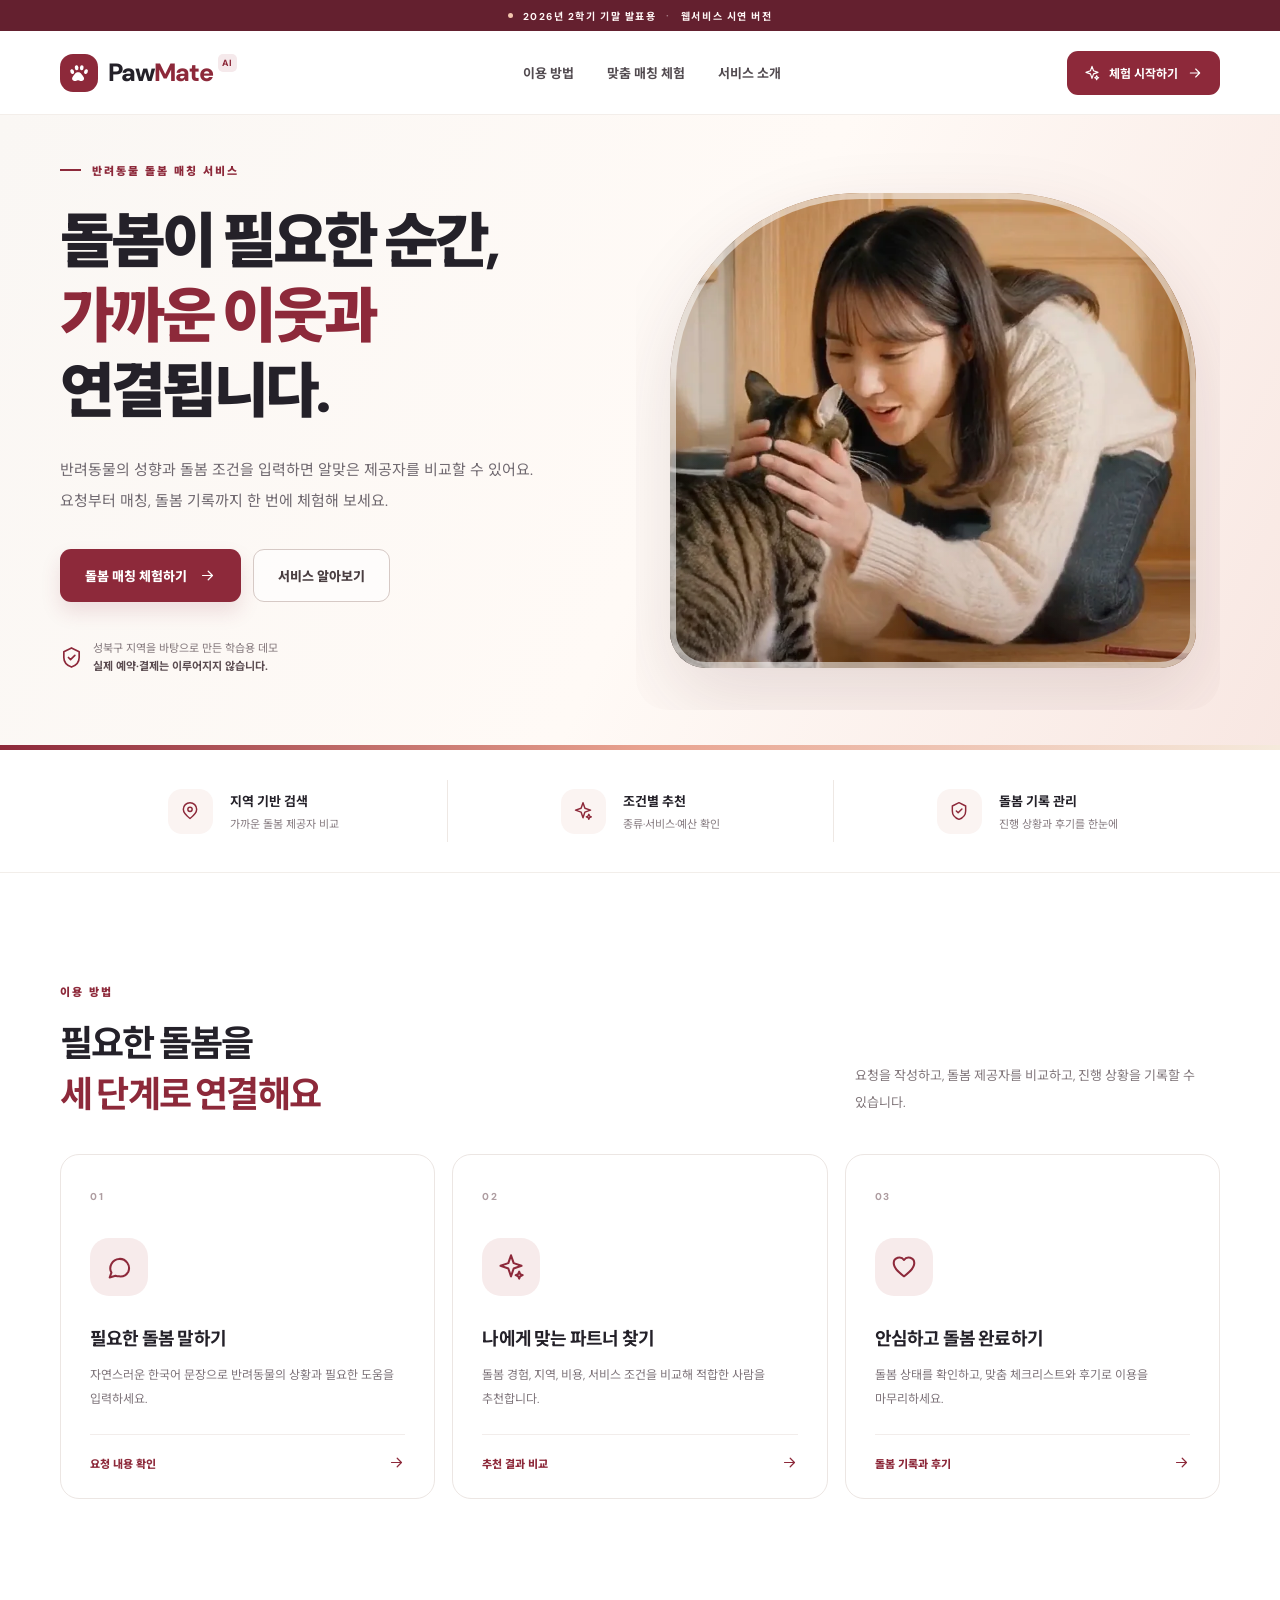
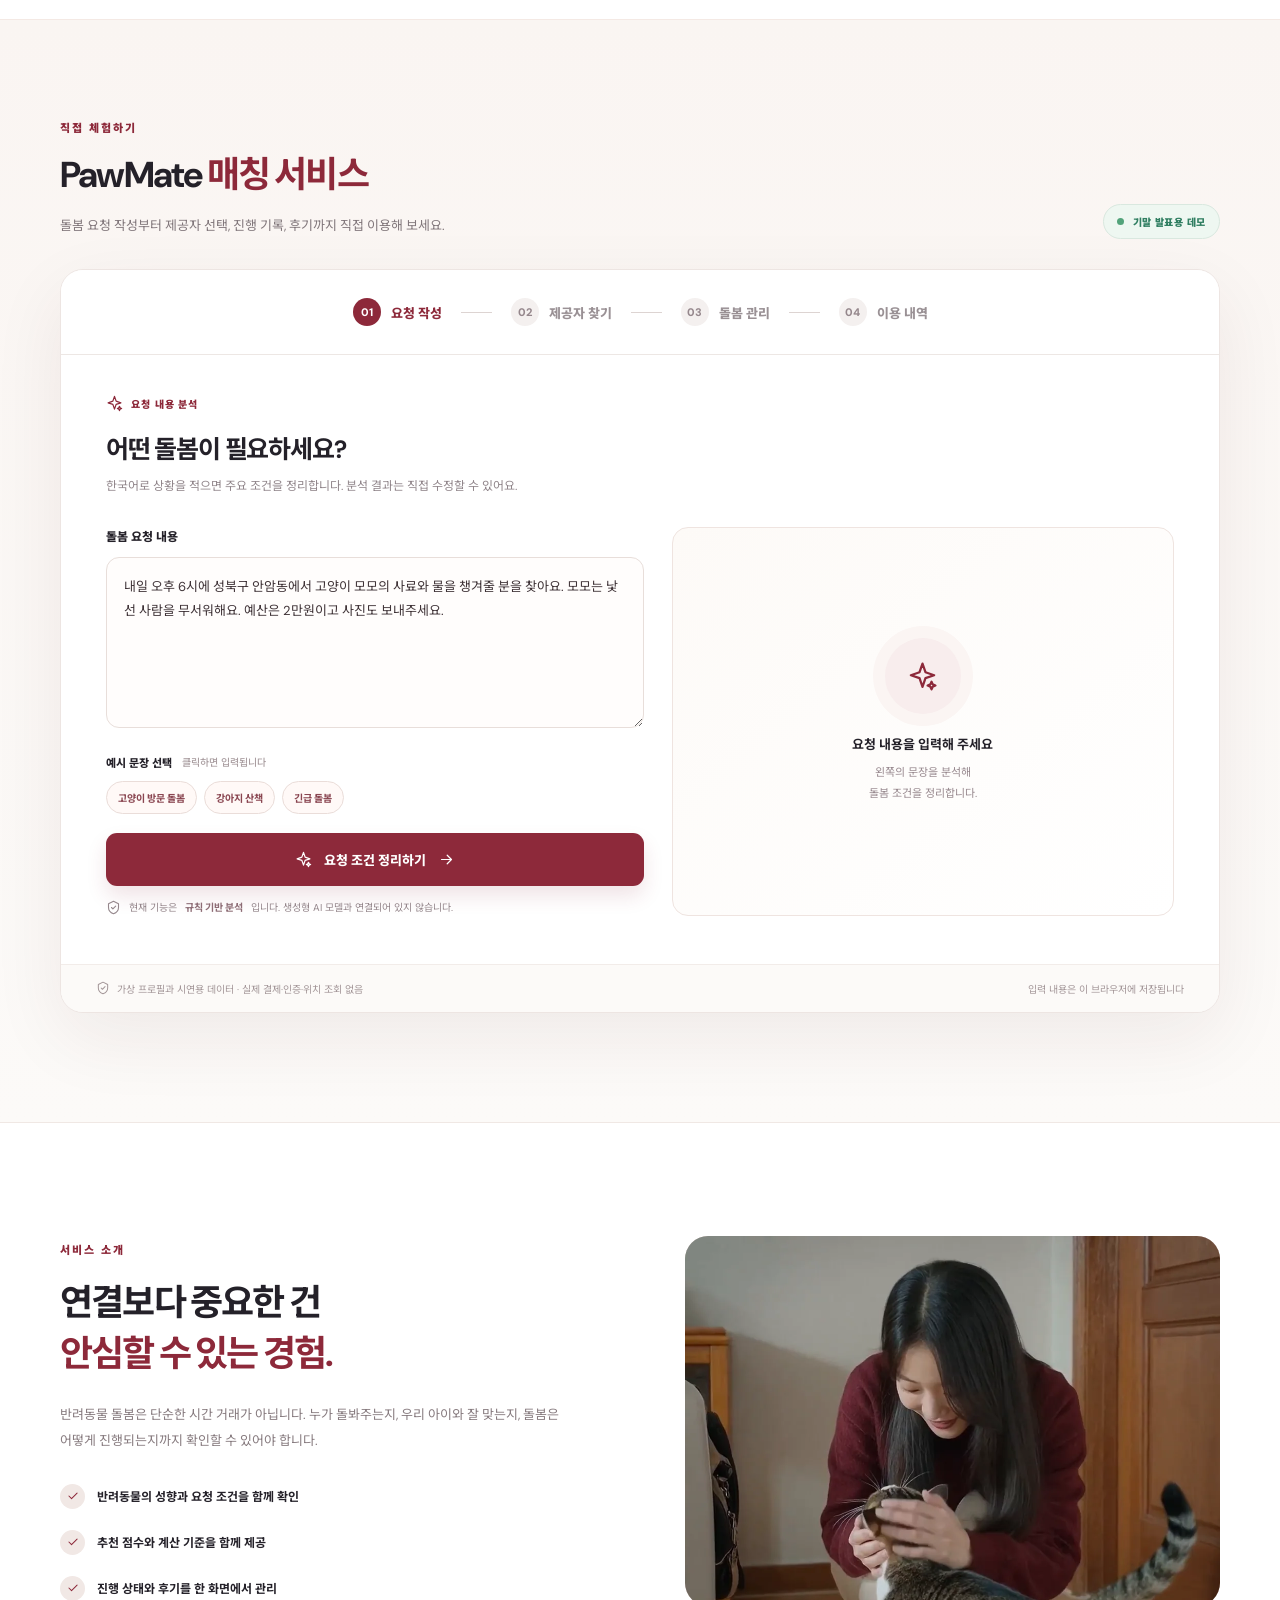
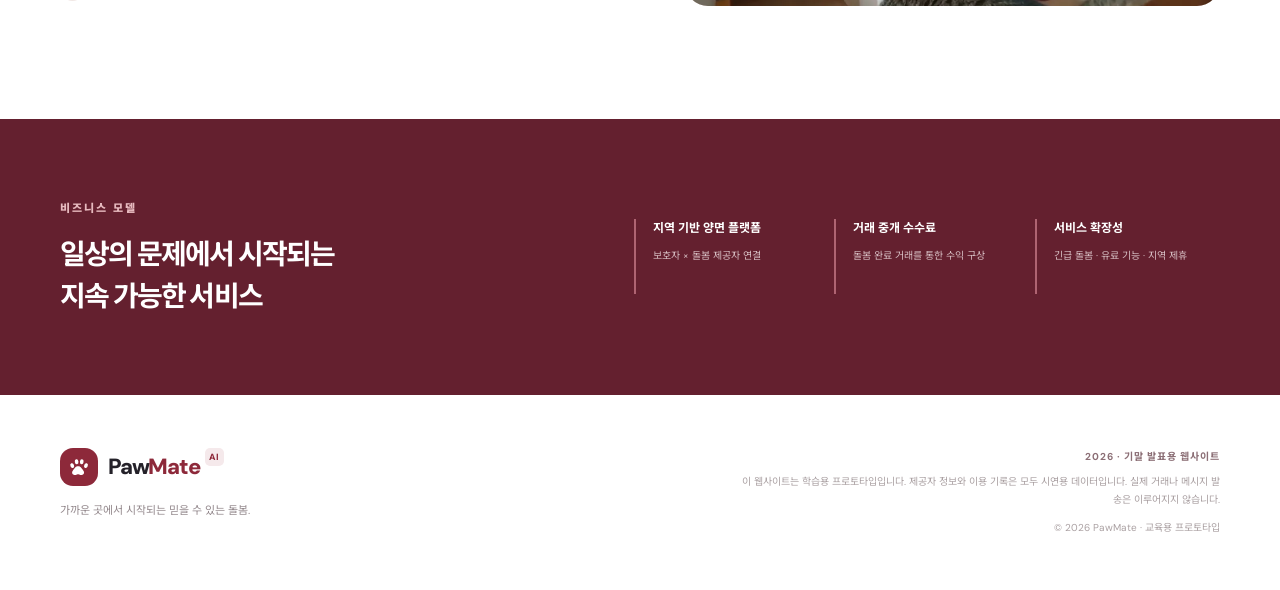
<file: index.html>
<!doctype html>
<html lang="ko">
<head>
<meta charset="utf-8">
<meta name="viewport" content="width=device-width, initial-scale=1">
<title>PawMate — 발표용</title>
<meta http-equiv="refresh" content="0; url=./PawMate_%EB%B0%9C%ED%91%9C%EC%9A%A9/">
<script>window.location.replace('./PawMate_%EB%B0%9C%ED%91%9C%EC%9A%A9/');</script>
<style>body{font-family:system-ui,sans-serif;background:#f8f5f2;color:#6b2733;display:flex;align-items:center;justify-content:center;min-height:90vh}a{color:#6b2733}</style>
</head>
<body>
<a href="./PawMate_%EB%B0%9C%ED%91%9C%EC%9A%A9/">PawMate 발표용 웹사이트 열기</a>
</body>
</html>
</file>
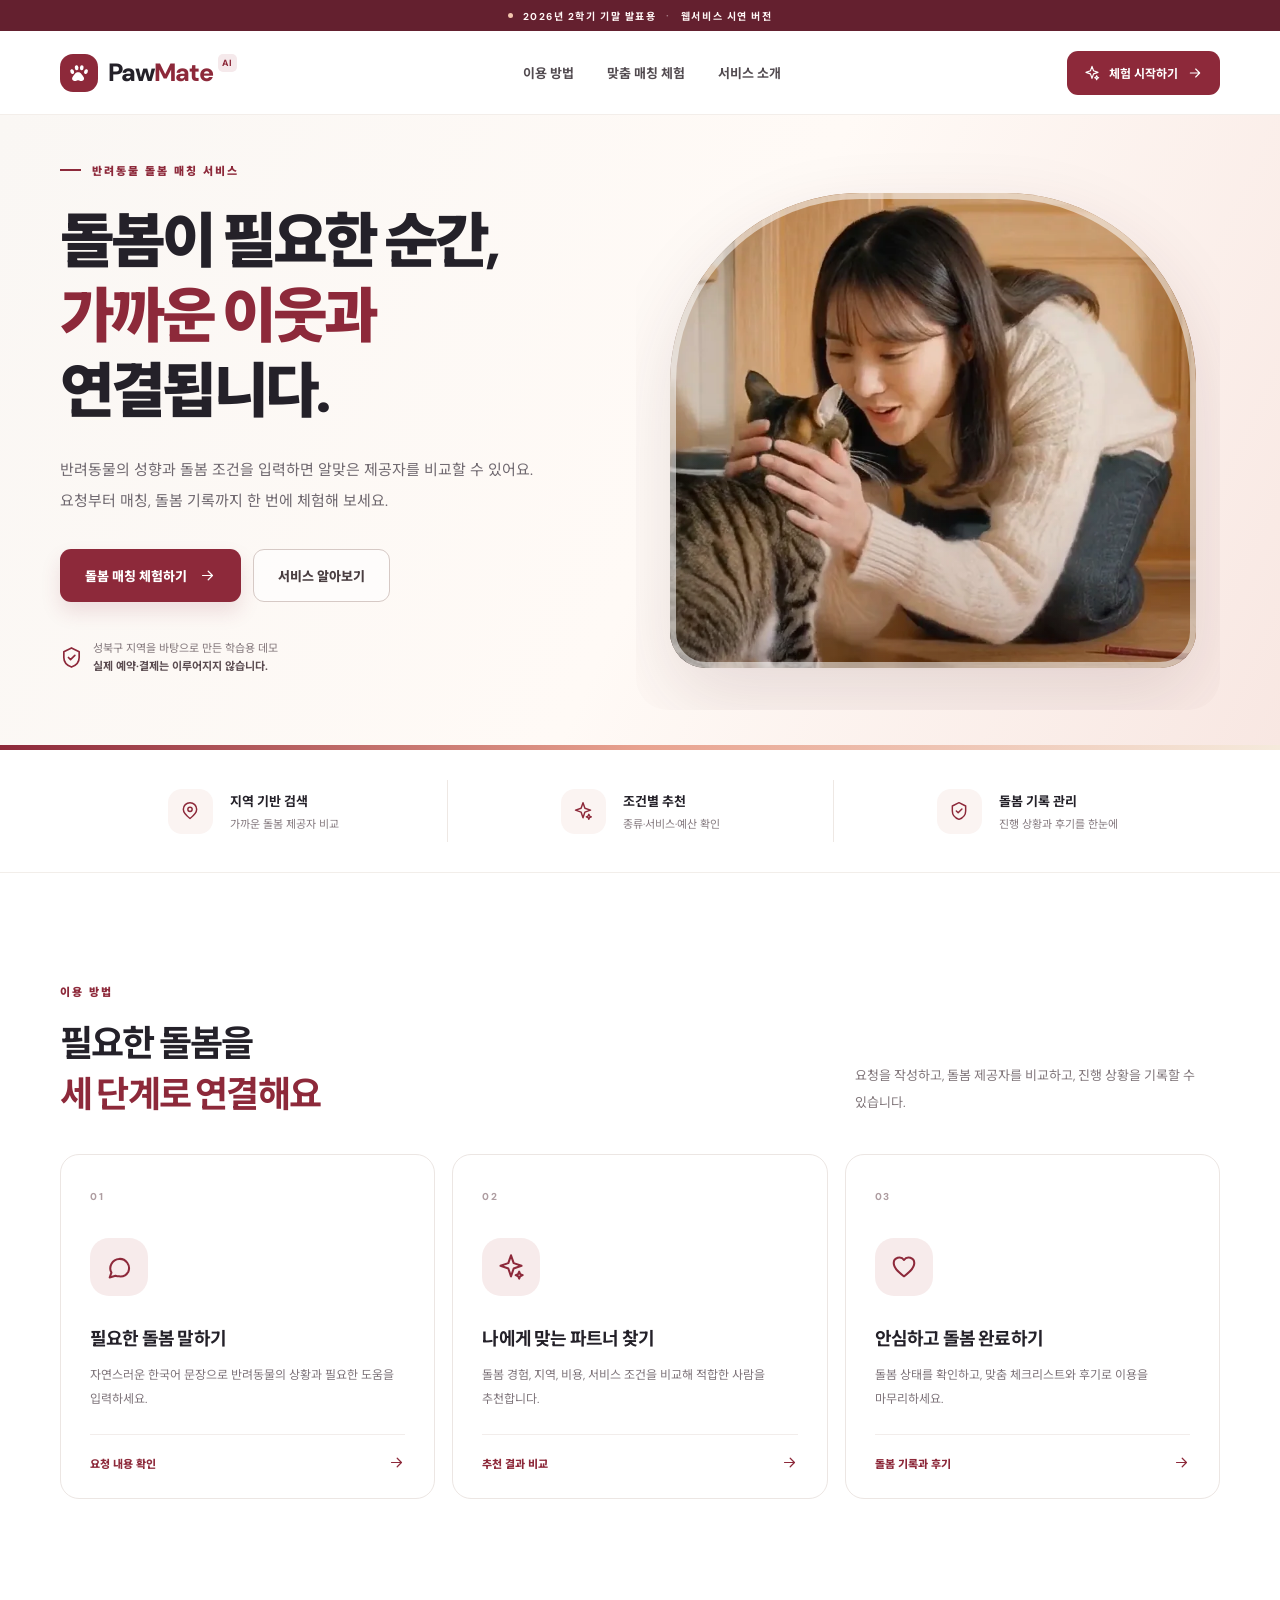
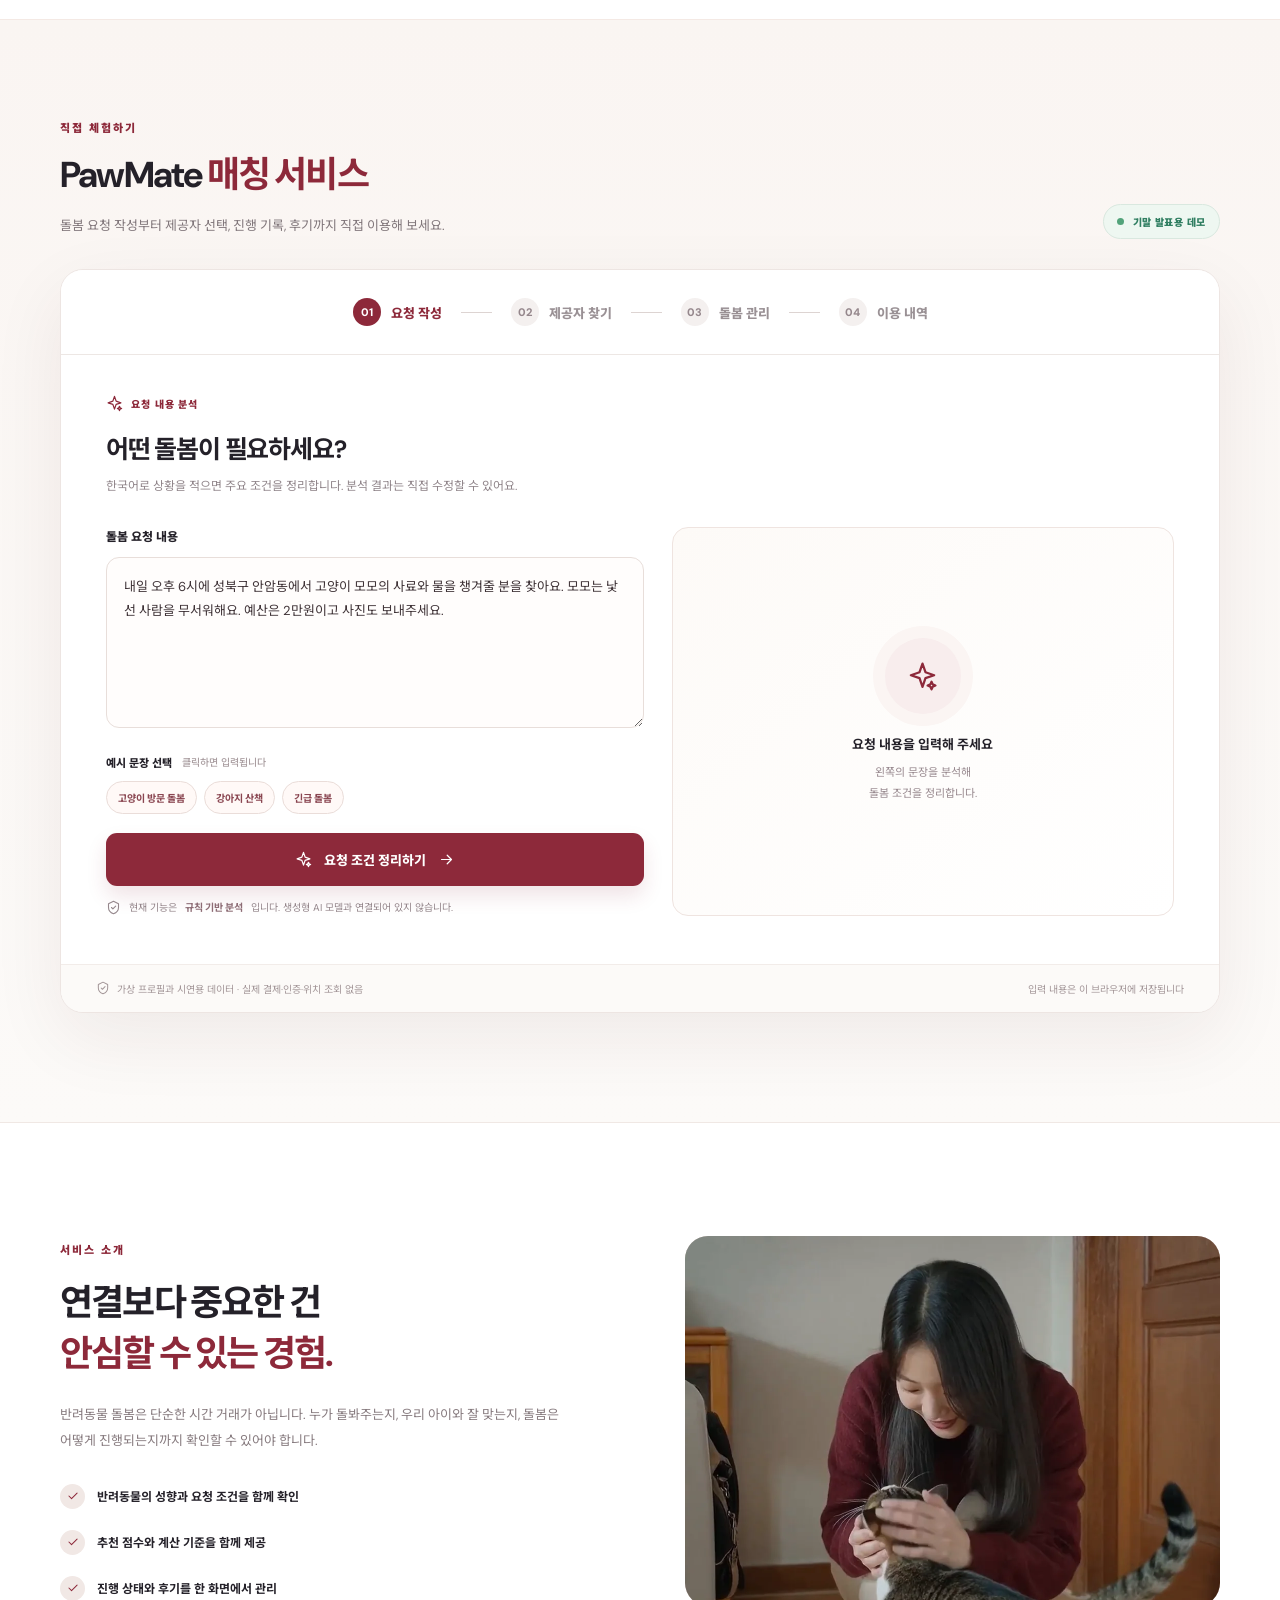
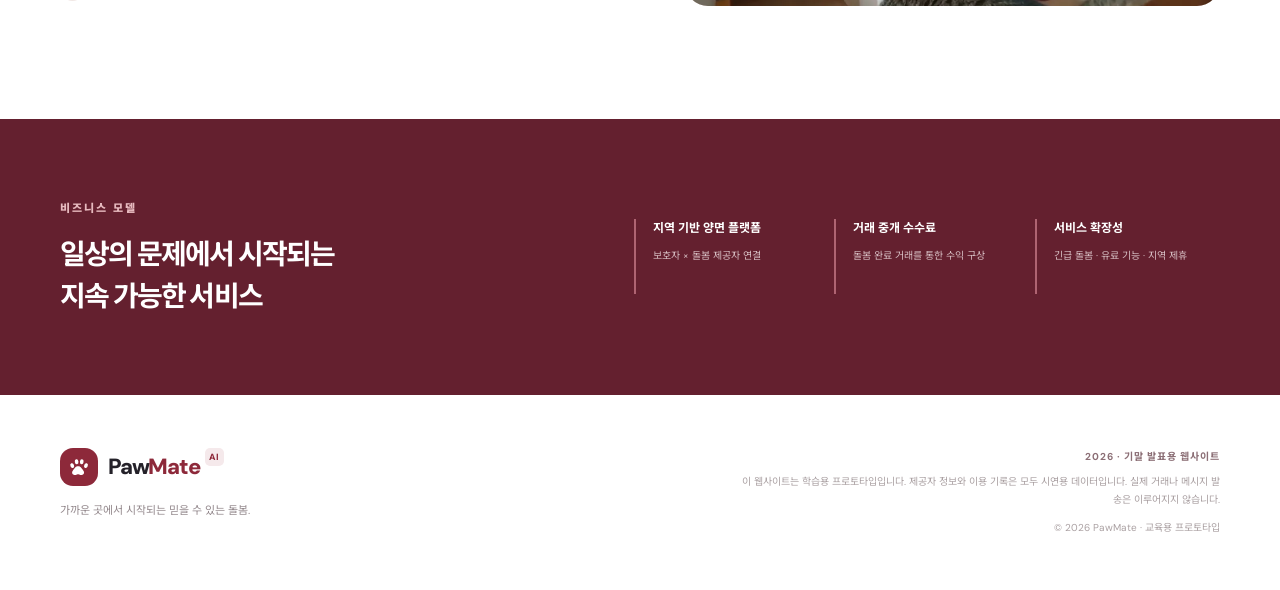
<file: PawMate_발표용/index.html>
<!doctype html>
<html lang="ko">
<head>
  <meta charset="utf-8">
  <meta name="viewport" content="width=device-width, initial-scale=1">
  <meta name="theme-color" content="#8b2939">
  <meta name="description" content="PawMate — 반려동물 보호자와 가까운 지역의 돌봄 제공자를 연결하는 서비스 데모">
  <title>PawMate | 기말 발표용 시연 사이트</title>
  <link rel="icon" href="favicon.svg" type="image/svg+xml">
  <link rel="stylesheet" href="style.css">
</head>
<body>
  <svg class="svg-sprite" aria-hidden="true" xmlns="http://www.w3.org/2000/svg">
    <symbol id="i-paw" viewBox="0 0 24 24"><path d="M12 19.5c-2.3 0-3.2 1.9-5.8 1-1.5-.5-2.1-2.2-1.5-3.7.6-1.4 1.7-2.4 2.5-3.4 1.2-1.5 2-2.2 3.8-2.2s2.6.7 3.8 2.2c.8 1 1.9 2 2.5 3.4.6 1.5 0 3.2-1.5 3.7-2.6.9-3.5-1-5.8-1Z" fill="currentColor"/><ellipse cx="4.6" cy="10.5" rx="2" ry="2.7" transform="rotate(-20 4.6 10.5)" fill="currentColor"/><ellipse cx="9.4" cy="6.2" rx="2" ry="2.7" transform="rotate(-8 9.4 6.2)" fill="currentColor"/><ellipse cx="15" cy="6.2" rx="2" ry="2.7" transform="rotate(8 15 6.2)" fill="currentColor"/><ellipse cx="19.6" cy="10.5" rx="2" ry="2.7" transform="rotate(20 19.6 10.5)" fill="currentColor"/></symbol>
    <symbol id="i-arrow" viewBox="0 0 24 24"><path d="M5 12h14m-6-6 6 6-6 6"/></symbol>
    <symbol id="i-spark" viewBox="0 0 24 24"><path d="m12 2 2.3 6.7L21 11l-6.7 2.3L12 20l-2.3-6.7L3 11l6.7-2.3L12 2Zm7 14 .9 2.1L22 19l-2.1.9L19 22l-.9-2.1L16 19l2.1-.9L19 16Z"/></symbol>
    <symbol id="i-map" viewBox="0 0 24 24"><path d="M20 10c0 5-8 11-8 11S4 15 4 10a8 8 0 1 1 16 0Z"/><circle cx="12" cy="10" r="2.6"/></symbol>
    <symbol id="i-shield" viewBox="0 0 24 24"><path d="m12 2 8 4v6c0 5-3.2 8.3-8 10-4.8-1.7-8-5-8-10V6l8-4Z"/><path d="m8.8 12 2.2 2.2 4.5-4.5"/></symbol>
    <symbol id="i-heart" viewBox="0 0 24 24"><path d="M20.8 8.7C20.8 14.1 12 20 12 20S3.2 14.1 3.2 8.7A4.8 4.8 0 0 1 12 6a4.8 4.8 0 0 1 8.8 2.7Z"/></symbol>
    <symbol id="i-check" viewBox="0 0 24 24"><path d="m5 12 4.5 4.5L19 7"/></symbol>
    <symbol id="i-calendar" viewBox="0 0 24 24"><rect x="3" y="5" width="18" height="16" rx="2"/><path d="M7 3v4m10-4v4M3 10h18"/></symbol>
    <symbol id="i-message" viewBox="0 0 24 24"><path d="M20 16a8 8 0 0 1-8 4 9 9 0 0 1-3-.5L4 21l1.5-4.2A8 8 0 1 1 20 16Z"/></symbol>
    <symbol id="i-user" viewBox="0 0 24 24"><circle cx="12" cy="8" r="4"/><path d="M4.5 21v-2c0-3 3.1-5 7.5-5s7.5 2 7.5 5v2"/></symbol>
    <symbol id="i-clock" viewBox="0 0 24 24"><circle cx="12" cy="12" r="9"/><path d="M12 7v5l3 2"/></symbol>
    <symbol id="i-camera" viewBox="0 0 24 24"><path d="M4 7h4l2-2h4l2 2h4v12H4z"/><circle cx="12" cy="13" r="3.5"/></symbol>
    <symbol id="i-star" viewBox="0 0 24 24"><path d="m12 2 3 6.6 7.2.8-5.4 4.8 1.5 7-6.3-3.6-6.3 3.6 1.5-7L1.8 9.4 9 8.6 12 2Z"/></symbol>
    <symbol id="i-refresh" viewBox="0 0 24 24"><path d="M20 11a8 8 0 0 0-14-5L3 9m0-6v6h6M4 13a8 8 0 0 0 14 5l3-3m0 6v-6h-6"/></symbol>
    <symbol id="i-close" viewBox="0 0 24 24"><path d="M5 5l14 14M19 5 5 19"/></symbol>
    <symbol id="i-edit" viewBox="0 0 24 24"><path d="m14 5 5 5M4 20l5-.9L20 8a3 3 0 0 0-4-4L5 15Z"/></symbol>
  </svg>

  <div class="announcement"><span class="announcement-dot"></span> 2026년 2학기 기말 발표용 <span class="announcement-sep">·</span> 웹서비스 시연 버전</div>
  <header class="topbar" id="top">
    <div class="shell topbar-inner">
      <a href="#top" class="brand" aria-label="PawMate AI 홈"><span class="brand-icon"><svg class="icon fill-icon"><use href="#i-paw"/></svg></span><span>Paw<span class="brand-mate">Mate</span><sup>AI</sup></span></a>
      <nav class="main-nav" aria-label="주 메뉴"><a href="#how">이용 방법</a><a href="#workspace">맞춤 매칭 체험</a><a href="#value">서비스 소개</a></nav>
      <button type="button" class="header-btn" data-target="workspace"><svg class="icon"><use href="#i-spark"/></svg> 체험 시작하기 <svg class="icon small-icon"><use href="#i-arrow"/></svg></button>
    </div>
  </header>

  <main>
    <section class="hero" aria-labelledby="hero-heading">
      <div class="shell hero-grid">
        <div class="hero-copy">
          <div class="eyebrow"><span class="eyebrow-line"></span> 반려동물 돌봄 매칭 서비스</div>
          <h1 id="hero-heading">돌봄이 필요한 순간,<br><em>가까운 이웃과</em><br>연결됩니다.</h1>
          <p>반려동물의 성향과 돌봄 조건을 입력하면 알맞은 제공자를 비교할 수 있어요. 요청부터 매칭, 돌봄 기록까지 한 번에 체험해 보세요.</p>
          <div class="hero-actions"><button type="button" class="btn btn-primary" data-target="workspace">돌봄 매칭 체험하기 <svg class="icon"><use href="#i-arrow"/></svg></button><a href="#how" class="btn btn-outline">서비스 알아보기</a></div>
          <div class="hero-footnote"><svg class="icon"><use href="#i-shield"/></svg><span>성북구 지역을 바탕으로 만든 학습용 데모<br><strong>실제 예약·결제는 이루어지지 않습니다.</strong></span></div>
        </div>
        <div class="hero-art">
          
          <div class="hero-portrait"><img src="assets/cat-care.webp" alt="고양이를 돌보는 보호자의 따뜻한 모습"><div class="hero-portrait-shine"></div></div>
          
          
          
        </div>
      </div>
      <div class="hero-bottom-line"></div>
    </section>

    <section class="quick-features" aria-label="서비스 특징"><div class="shell quick-grid">
      <div><span class="feature-icon"><svg class="icon"><use href="#i-map"/></svg></span><span><strong>지역 기반 검색</strong><small>가까운 돌봄 제공자 비교</small></span></div>
      <div><span class="feature-icon"><svg class="icon"><use href="#i-spark"/></svg></span><span><strong>조건별 추천</strong><small>종류·서비스·예산 확인</small></span></div>
      <div><span class="feature-icon"><svg class="icon"><use href="#i-shield"/></svg></span><span><strong>돌봄 기록 관리</strong><small>진행 상황과 후기를 한눈에</small></span></div>
    </div></section>

    <section class="section-intro shell" id="how"><div class="section-title-block"><div class="overline">이용 방법</div><h2>필요한 돌봄을<br><span>세 단계로 연결해요</span></h2></div><p>요청을 작성하고, 돌봄 제공자를 비교하고, 진행 상황을 기록할 수 있습니다.</p></section>
    <section class="steps shell" aria-label="서비스 이용 방법">
      <article class="step-card"><span class="step-index">01</span><div class="step-symbol"><svg class="icon"><use href="#i-message"/></svg></div><h3>필요한 돌봄 말하기</h3><p>자연스러운 한국어 문장으로 반려동물의 상황과 필요한 도움을 입력하세요.</p><span class="step-tail">요청 내용 확인 <svg class="icon"><use href="#i-arrow"/></svg></span></article>
      <article class="step-card"><span class="step-index">02</span><div class="step-symbol"><svg class="icon"><use href="#i-spark"/></svg></div><h3>나에게 맞는 파트너 찾기</h3><p>돌봄 경험, 지역, 비용, 서비스 조건을 비교해 적합한 사람을 추천합니다.</p><span class="step-tail">추천 결과 비교 <svg class="icon"><use href="#i-arrow"/></svg></span></article>
      <article class="step-card"><span class="step-index">03</span><div class="step-symbol"><svg class="icon"><use href="#i-heart"/></svg></div><h3>안심하고 돌봄 완료하기</h3><p>돌봄 상태를 확인하고, 맞춤 체크리스트와 후기로 이용을 마무리하세요.</p><span class="step-tail">돌봄 기록과 후기 <svg class="icon"><use href="#i-arrow"/></svg></span></article>
    </section>

    <section id="workspace" class="workspace-section" aria-labelledby="workspace-title">
      <div class="shell">
        <div class="workspace-heading"><div><div class="overline">직접 체험하기</div><h2 id="workspace-title">PawMate <em>매칭 서비스</em></h2><p>돌봄 요청 작성부터 제공자 선택, 진행 기록, 후기까지 직접 이용해 보세요.</p></div><span class="demo-indicator"><span></span> 기말 발표용 데모</span></div>
        <div class="workspace-card">
          <div class="app-steps" role="tablist" aria-label="서비스 체험 단계">
            <button class="app-step active" type="button" role="tab" aria-selected="true" aria-controls="panel-request" id="tab-request" data-tab="request"><span class="app-step-num">01</span><span>요청 작성</span></button>
            <span class="step-connector"></span><button class="app-step" type="button" role="tab" aria-selected="false" aria-controls="panel-match" id="tab-match" data-tab="match"><span class="app-step-num">02</span><span>제공자 찾기</span></button>
            <span class="step-connector"></span><button class="app-step" type="button" role="tab" aria-selected="false" aria-controls="panel-care" id="tab-care" data-tab="care"><span class="app-step-num">03</span><span>돌봄 관리</span></button>
            <span class="step-connector"></span><button class="app-step" type="button" role="tab" aria-selected="false" aria-controls="panel-history" id="tab-history" data-tab="history"><span class="app-step-num">04</span><span>이용 내역</span></button>
          </div>
          <div class="app-body">
            <section class="tab-panel" id="panel-request" role="tabpanel" aria-labelledby="tab-request">
              <div class="panel-intro"><span class="panel-kicker"><svg class="icon"><use href="#i-spark"/></svg> 요청 내용 분석</span><h3>어떤 돌봄이 필요하세요?</h3><p>한국어로 상황을 적으면 주요 조건을 정리합니다. 분석 결과는 직접 수정할 수 있어요.</p></div>
              <div class="request-grid">
                <div class="request-left">
                  <label class="field-label" for="request-text">돌봄 요청 내용</label>
                  <textarea id="request-text" rows="5" maxlength="600" placeholder="예: 내일 오후 6시에 성북구 안암동에서 겁이 많은 고양이 모모의 밥과 물을 챙겨줄 분을 찾아요. 예산은 2만원입니다."></textarea>
                  <div class="example-title">예시 문장 선택 <span>클릭하면 입력됩니다</span></div>
                  <div class="example-chips"><button type="button" data-example="cat">고양이 방문 돌봄</button><button type="button" data-example="dog">강아지 산책</button><button type="button" data-example="urgent">긴급 돌봄</button></div>
                  <button class="btn btn-primary btn-analyze" type="button" id="analyze-btn"><svg class="icon"><use href="#i-spark"/></svg> 요청 조건 정리하기 <svg class="icon"><use href="#i-arrow"/></svg></button>
                  <p class="parser-disclaimer"><svg class="icon"><use href="#i-shield"/></svg> 현재 기능은 <strong>규칙 기반 분석</strong>입니다. 생성형 AI 모델과 연결되어 있지 않습니다.</p>
                </div>
                <div class="request-right" id="analysis-box"><div class="empty-analysis"><div class="empty-orbit"><svg class="icon"><use href="#i-spark"/></svg></div><strong>요청을 분석할 준비가 되었어요</strong><p>왼쪽에 돌봄 상황을 입력하고<br>‘요청 조건 정리하기’를 눌러주세요.</p></div></div>
              </div>
            </section>
            <section class="tab-panel hidden" id="panel-match" role="tabpanel" aria-labelledby="tab-match">
              <div class="panel-intro match-panel-head"><div><span class="panel-kicker"><svg class="icon"><use href="#i-spark"/></svg> 추천 결과</span><h3>조건에 맞는 돌봄 제공자</h3><p>가상의 제공자 정보를 비교한 결과입니다. 정렬과 필터를 바꿔보세요.</p></div><button class="text-button" type="button" data-tab="request"><svg class="icon"><use href="#i-edit"/></svg> 요청 수정</button></div>
              <div id="match-content" class="match-content"></div>
            </section>
            <section class="tab-panel hidden" id="panel-care" role="tabpanel" aria-labelledby="tab-care">
              <div class="panel-intro match-panel-head"><div><span class="panel-kicker"><svg class="icon"><use href="#i-heart"/></svg> 돌봄 관리</span><h3>돌봄 진행 상황 확인</h3><p>체크리스트와 상태 기록을 관리하고 후기를 남길 수 있습니다.</p></div><button class="text-button" type="button" id="reset-btn"><svg class="icon"><use href="#i-refresh"/></svg> 데모 초기화</button></div>
              <div id="care-content" class="care-content"></div>
            </section>
            <section class="tab-panel hidden" id="panel-history" role="tabpanel" aria-labelledby="tab-history">
              <div class="panel-intro match-panel-head"><div><span class="panel-kicker"><svg class="icon"><use href="#i-calendar"/></svg> 이용 내역</span><h3>내 돌봄 이용 기록</h3><p>시연용 예약과 후기를 확인하고 기록을 내려받을 수 있어요.</p></div><button type="button" id="export-btn" class="text-button">내 기록 저장</button></div>
              <div id="history-content" class="history-content"></div>
            </section>
          </div>
          <div class="app-footer"><span><svg class="icon"><use href="#i-shield"/></svg> 가상 프로필과 시연용 데이터 · 실제 결제·인증·위치 조회 없음</span><span>입력 내용은 이 브라우저에 저장됩니다</span></div>
        </div>
      </div>
    </section>

    <section class="value-section shell" id="value"><div class="value-copy"><div class="overline">서비스 소개</div><h2>연결보다 중요한 건<br><em>안심할 수 있는 경험.</em></h2><p>반려동물 돌봄은 단순한 시간 거래가 아닙니다. 누가 돌봐주는지, 우리 아이와 잘 맞는지, 돌봄은 어떻게 진행되는지까지 확인할 수 있어야 합니다.</p><div class="value-points"><div><span><svg class="icon"><use href="#i-check"/></svg></span>반려동물의 성향과 요청 조건을 함께 확인</div><div><span><svg class="icon"><use href="#i-check"/></svg></span>추천 점수와 계산 기준을 함께 제공</div><div><span><svg class="icon"><use href="#i-check"/></svg></span>진행 상태와 후기를 한 화면에서 관리</div></div></div><div class="value-photo"><img src="assets/homecoming.webp" alt="고양이를 돌보는 사람의 모습"></div></section>

    <section class="business-strip"><div class="shell business-inner"><div><span class="overline inverse">비즈니스 모델</span><h2>일상의 문제에서 시작되는<br>지속 가능한 서비스</h2></div><div class="business-models"><div><strong>지역 기반 양면 플랫폼</strong><span>보호자 × 돌봄 제공자 연결</span></div><div><strong>거래 중개 수수료</strong><span>돌봄 완료 거래를 통한 수익 구상</span></div><div><strong>서비스 확장성</strong><span>긴급 돌봄 · 유료 기능 · 지역 제휴</span></div></div></div></section>
  </main>
  <footer class="footer"><div class="shell footer-inner"><div><a href="#top" class="brand footer-brand"><span class="brand-icon"><svg class="icon fill-icon"><use href="#i-paw"/></svg></span><span>Paw<span class="brand-mate">Mate</span><sup>AI</sup></span></a><p>가까운 곳에서 시작되는 믿을 수 있는 돌봄.</p></div><div class="footer-right"><strong>2026 · 기말 발표용 웹사이트</strong><span>이 웹사이트는 학습용 프로토타입입니다. 제공자 정보와 이용 기록은 모두 시연용 데이터입니다. 실제 거래나 메시지 발송은 이루어지지 않습니다.</span><span>© 2026 PawMate · 교육용 프로토타입</span></div></div></footer>

  <dialog id="profile-dialog" class="profile-dialog" aria-labelledby="dialog-title"><button class="dialog-close" type="button" id="close-dialog" aria-label="닫기"><svg class="icon"><use href="#i-close"/></svg></button><div id="dialog-content"></div></dialog>
  <div id="toast" class="toast" role="status" aria-live="polite"></div>
  <script src="script.js" defer></script>
</body>
</html>
</file>
<file: PawMate_발표용/style.css>
@import url('https://fonts.googleapis.com/css2?family=DM+Sans:wght@400;500;600;700;800&family=Noto+Sans+KR:wght@400;500;600;700;800;900&display=swap');
:root{--red:#8d293a;--red-dark:#64202f;--red-soft:#f8e8e9;--ink:#242129;--muted:#77717b;--line:#e9e3df;--cream:#faf7f4;--peach:#f7e7da;--green:#317f62;--orange:#d7a26b;--shadow:0 25px 75px rgba(67,35,30,.07);font-family:'DM Sans','Noto Sans KR',-apple-system,BlinkMacSystemFont,sans-serif;color:var(--ink);background:#fff}
*{box-sizing:border-box}html{scroll-behavior:smooth;scroll-padding-top:96px}body{margin:0;min-width:320px}button,input,textarea,select{font:inherit}button{cursor:pointer}a{color:inherit;text-decoration:none}button:focus-visible,a:focus-visible,input:focus-visible,textarea:focus-visible,select:focus-visible{outline:3px solid #cf8b97;outline-offset:3px}svg.icon{width:20px;height:20px;stroke:currentColor;stroke-width:1.75;stroke-linecap:round;stroke-linejoin:round;fill:none;flex:none}.svg-sprite{position:absolute;width:0;height:0;overflow:hidden}.icon.fill-icon{stroke:none;fill:currentColor}.small-icon{width:16px!important;height:16px!important}.shell{width:min(1160px,calc(100% - 56px));margin:0 auto}.hidden{display:none!important}
.announcement{height:31px;background:#64202f;color:#fff8f7;display:flex;align-items:center;justify-content:center;gap:10px;font-size:10px;letter-spacing:1.55px;font-weight:700}.announcement-dot{width:5px;height:5px;background:#f3c5ae;border-radius:50%}.announcement-sep{opacity:.42}.topbar{height:84px;background:rgba(255,255,255,.94);border-bottom:1px solid #f3eeea;position:sticky;top:0;z-index:20;backdrop-filter:blur(15px)}.topbar-inner{height:100%;display:flex;align-items:center;justify-content:space-between;gap:24px}.brand{display:inline-flex;align-items:center;gap:10px;font-size:25px;letter-spacing:-1.2px;font-weight:850;white-space:nowrap}.brand-icon{width:38px;height:38px;border-radius:13px;background:var(--red);display:grid;place-items:center;color:#fff}.brand-icon svg{height:22px;width:22px}.brand-mate{color:var(--red)}.brand sup{position:relative;top:-6px;margin-left:5px;font-size:9px;letter-spacing:.5px;background:#f5e9eb;border-radius:5px;color:var(--red);padding:3px 4px}.main-nav{display:flex;gap:33px;font-size:13px;color:#524b50;font-weight:700}.main-nav a:hover{color:var(--red)}.header-btn{border:0;background:var(--red);color:white;padding:13px 17px;border-radius:11px;display:flex;align-items:center;gap:9px;font-size:12px;font-weight:700}.header-btn .icon{width:16px;height:16px}.header-btn:hover,.btn-primary:hover{background:var(--red-dark);transform:translateY(-1px)}
.hero{position:relative;overflow:hidden;background:linear-gradient(115deg,#faf7f4 0%,#fffaf6 54%,#f8e7e2 100%)}.hero-grid{min-height:630px;display:grid;grid-template-columns:1fr 1.08fr;gap:35px;align-items:center}.hero-copy{padding:42px 0 65px;position:relative;z-index:2}.eyebrow,.overline{color:var(--red);font-size:11px;letter-spacing:2px;font-weight:900}.eyebrow{display:flex;align-items:center;gap:11px}.eyebrow-line{width:21px;height:2px;background:var(--red)}.hero h1{font-size:clamp(40px,4.65vw,62px);line-height:1.26;letter-spacing:-3.8px;font-weight:900;margin:26px 0 26px;word-break:keep-all}.hero h1 em,.workspace-heading h2 em,.value-copy h2 em{font-style:normal;color:var(--red)}.hero-copy>p{font-size:15px;line-height:2.08;color:#706970;max-width:500px;word-break:keep-all;margin:0}.hero-actions{display:flex;gap:12px;margin-top:32px;flex-wrap:wrap}.btn{display:inline-flex;align-items:center;justify-content:center;gap:12px;border:1px solid transparent;border-radius:11px;padding:16px 24px;font-size:13px;font-weight:800;transition:.2s ease;min-height:52px}.btn-primary{color:white;background:var(--red);box-shadow:0 10px 20px rgba(141,41,58,.13)}.btn-outline{border-color:#d6c9c5;background:#fff9;color:#4a3e41}.btn-outline:hover{background:#fff}.btn .icon{width:17px;height:17px}.hero-footnote{display:flex;align-items:center;gap:15px;margin-top:44px;color:#82767a;font-size:11px;line-height:1.65}.hero-footnote strong{color:#5a4b50}.little-avatars{display:flex;padding-left:5px}.little-avatars span{width:32px;height:32px;border-radius:50%;border:3px solid #faf7f4;background:#ead4c7;display:grid;place-items:center;margin-left:-5px;font-size:15px}
.hero-art{height:560px;position:relative}.hero-portrait{position:absolute;top:48px;right:45px;width:78%;height:455px;border-radius:180px 180px 105px 105px;overflow:hidden;background:#cabbba;box-shadow:0 28px 75px rgba(80,42,45,.13)}.hero-portrait img{width:100%;height:100%;object-fit:cover;object-position:62% center}.hero-portrait:before{content:'';position:absolute;inset:0;border:9px solid #fff8;border-radius:inherit;z-index:1;pointer-events:none}.hero-portrait-shine{position:absolute;inset:0;background:linear-gradient(0deg,rgba(73,29,26,.17),transparent 48%)}.art-orbit{position:absolute;border:1px solid rgba(149,82,79,.13);border-radius:50%;width:520px;height:520px;top:12px;right:-40px}.orbit-two{width:600px;height:600px;top:-28px;right:-80px}.floating-note{position:absolute;display:flex;align-items:center;gap:12px;background:white;border:1px solid #fff;border-radius:15px;padding:13px 17px;z-index:3;box-shadow:0 12px 32px rgba(79,51,46,.10)}.floating-note strong,.hero-photo-detail strong{display:block;font-size:12px;letter-spacing:-.5px}.floating-note small,.hero-photo-detail small{display:block;font-size:10px;color:#8a7a7d;margin-top:5px}.floating-pictogram{width:39px;height:39px;display:grid;place-items:center;background:#f8ece5;color:var(--red);border-radius:12px}.floating-pictogram.pink{background:var(--red-soft)}.note-left{top:115px;left:-17px}.note-right{right:-5px;bottom:112px}.hero-photo-detail{position:absolute;bottom:31px;left:6px;display:flex;align-items:center;gap:13px;background:white;padding:9px 17px 9px 9px;border-radius:60px;box-shadow:0 14px 34px rgba(65,32,33,.11)}.hero-photo-detail img{width:51px;height:51px;object-fit:cover;object-position:center;border-radius:50%}.hero-bottom-line{height:5px;background:linear-gradient(90deg,var(--red),#e8a28f,#f5eadc)}
.quick-features{border-bottom:1px solid #f2eeea}.quick-grid{min-height:122px;display:grid;grid-template-columns:repeat(3,1fr);align-items:center}.quick-grid>div{display:flex;align-items:center;justify-content:center;gap:17px;min-height:62px}.quick-grid>div+div{border-left:1px solid #eee8e4}.feature-icon{width:45px;height:45px;background:#fbf4f2;color:var(--red);border-radius:14px;display:grid;place-items:center}.quick-grid strong,.quick-grid small{display:block}.quick-grid strong{font-size:13px}.quick-grid small{font-size:11px;color:#867b80;margin-top:5px}
.section-intro{display:flex;align-items:end;justify-content:space-between;gap:50px;padding-top:110px;padding-bottom:34px}.section-intro h2,.workspace-heading h2,.value-copy h2,.business-inner h2{font-size:36px;letter-spacing:-1.8px;line-height:1.42;margin:19px 0 0;word-break:keep-all}.section-intro h2 span{color:var(--red)}.section-intro>p{color:#81777b;max-width:365px;line-height:2.05;font-size:13px;margin:0 0 4px;word-break:keep-all}.steps{display:grid;grid-template-columns:repeat(3,minmax(0,1fr));gap:17px;padding-bottom:120px}.step-card{background:#fff;border:1px solid #ece6e3;border-radius:19px;padding:29px 29px 27px;transition:.2s}.step-card:hover{transform:translateY(-4px);box-shadow:var(--shadow)}.step-index{font-size:10px;letter-spacing:1.5px;font-weight:800;color:#ae9da1}.step-symbol{width:58px;height:58px;border-radius:19px;background:#f7ebeb;color:var(--red);display:grid;place-items:center;margin:33px 0 28px}.step-symbol .icon{width:28px;height:28px}.step-card h3{font-size:18px;letter-spacing:-.8px;margin:0 0 13px}.step-card p{font-size:12px;color:#7e747a;line-height:1.95;min-height:70px;word-break:keep-all;margin:0}.step-tail{display:flex;justify-content:space-between;align-items:center;border-top:1px solid #f2edeb;padding-top:19px;font-size:11px;color:var(--red);font-weight:800}.step-tail .icon{width:17px;height:17px}
.workspace-section{background:linear-gradient(180deg,#faf5f2,#fcfaf8);padding:99px 0 109px;border-top:1px solid #f4e9e4;border-bottom:1px solid #f0e8e4}.workspace-heading{display:flex;align-items:end;justify-content:space-between;gap:24px;margin-bottom:30px}.workspace-heading h2{margin-top:14px}.workspace-heading p{font-size:13px;line-height:1.9;color:#81777b;margin:14px 0 0}.demo-indicator{white-space:nowrap;display:flex;align-items:center;gap:9px;color:var(--green);background:#eef7f1;border:1px solid #d9e8df;border-radius:35px;padding:9px 13px;font-size:10px;letter-spacing:.7px;font-weight:900}.demo-indicator span{width:7px;height:7px;background:#52a37a;border-radius:50%}.workspace-card{background:white;border:1px solid #ede5e2;border-radius:23px;box-shadow:var(--shadow);overflow:hidden}.app-steps{height:85px;border-bottom:1px solid #ede7e4;background:#fff;display:flex;align-items:center;justify-content:center;gap:19px;padding:12px}.app-step{display:flex;align-items:center;gap:10px;background:transparent;border:0;color:#9a9195;font-size:13px;font-weight:800;padding:13px 8px;border-radius:9px}.app-step-num{width:28px;height:28px;border-radius:50%;display:grid;place-items:center;background:#f4f0ef;font-size:11px;color:#95878c}.app-step.active{color:var(--red)}.app-step.active .app-step-num{background:var(--red);color:white}.app-step.done .app-step-num{background:#e9f5eb;color:#397b57}.step-connector{height:1px;width:50px;background:#ddd4d2}.app-body{min-height:535px;padding:40px 45px 48px}.panel-kicker{display:inline-flex;align-items:center;gap:8px;font-size:10px;letter-spacing:1.2px;font-weight:900;color:var(--red)}.panel-kicker .icon{width:17px;height:17px}.panel-intro h3{font-size:25px;letter-spacing:-1.2px;margin:12px 0 10px}.panel-intro p{font-size:12px;color:#90858a;line-height:1.8;margin:0}.request-grid{display:grid;grid-template-columns:1.07fr 1fr;gap:28px;margin-top:29px}.request-left{min-width:0}.field-label{display:block;font-size:12px;font-weight:800;margin-bottom:12px}.request-left textarea{width:100%;resize:vertical;min-height:171px;border:1px solid #e8deda;border-radius:13px;padding:17px;font-size:13px;line-height:1.9;outline:0;transition:.2s;color:#3f3337;background:#fffdfc}.request-left textarea:focus{border-color:#b46b76;box-shadow:0 0 0 3px #f6e5e8}.request-left textarea::placeholder{color:#b6aaad}.example-title{display:flex;gap:10px;align-items:center;margin-top:21px;font-size:11px;font-weight:800}.example-title span{font-weight:500;color:#aa9ea1;font-size:10px}.example-chips{display:flex;gap:7px;flex-wrap:wrap;margin:11px 0 19px}.example-chips button{border:1px solid #eaddd9;border-radius:30px;background:#fff9f7;padding:8px 11px;color:#8a4651;font-size:10px;font-weight:700;transition:.2s}.example-chips button:hover{background:#f7e6e7}.btn-analyze{width:100%;justify-content:center}.parser-disclaimer{display:flex;align-items:flex-start;gap:8px;font-size:10px;line-height:1.7;color:#94868b;margin:13px 0 0}.parser-disclaimer .icon{height:15px;width:15px;margin-top:1px}.parser-disclaimer strong{font-weight:700;color:#8d6c75}.request-right{border:1px solid #efe4e0;border-radius:16px;background:linear-gradient(140deg,#fdfaf7,#fff);padding:23px;min-height:353px}.empty-analysis{height:100%;min-height:312px;display:flex;flex-direction:column;justify-content:center;align-items:center;text-align:center}.empty-orbit{width:76px;height:76px;background:#f8eded;border-radius:50%;display:grid;place-items:center;color:var(--red);margin-bottom:20px;box-shadow:0 0 0 12px #fbf5f3}.empty-orbit .icon{width:31px;height:31px}.empty-analysis strong{font-size:13px}.empty-analysis p{font-size:11px;color:#98898f;line-height:1.9;margin:9px 0 0}.result-heading{display:flex;justify-content:space-between;align-items:center;gap:10px;margin-bottom:16px}.result-heading strong{font-size:14px}.result-heading span{font-size:10px;font-weight:800;background:#eaf7ee;color:#37835a;padding:6px 10px;border-radius:30px}.result-fields{display:grid;grid-template-columns:1fr 1fr;gap:12px}.result-field label{font-size:10px;color:#83767a;display:block;margin-bottom:7px;font-weight:700}.result-field input,.result-field select{width:100%;border:1px solid #e9dfdc;border-radius:8px;padding:10px 9px;outline:none;background:white;font-size:12px;color:#4c3d42;min-width:0}.result-field input:focus,.result-field select:focus{border-color:#aa626d}.result-field.wide{grid-column:span 2}.result-field.wide input{width:100%}.result-help{font-size:10px;color:#99898e;line-height:1.7;margin:13px 0}.btn-register{width:100%;padding:12px;min-height:44px}.app-footer{display:flex;justify-content:space-between;align-items:center;padding:16px 35px;background:#fcfaf8;color:#a39698;font-size:10px;gap:12px;border-top:1px solid #f2ece9}.app-footer span:first-child{display:flex;align-items:center;gap:7px}.app-footer .icon{width:14px;height:14px}
.match-panel-head{display:flex;justify-content:space-between;align-items:center;gap:16px}.text-button{display:inline-flex;align-items:center;gap:8px;background:#fff;border:1px solid #eee0df;color:#8d4350;border-radius:9px;padding:10px 12px;font-weight:800;font-size:11px}.text-button .icon{width:15px;height:15px}.match-summary{padding:17px 19px;border-radius:12px;background:#fcf6f3;display:flex;flex-wrap:wrap;gap:14px 22px;align-items:center;margin:25px 0}.match-summary span{font-size:11px;color:#665b5f;display:flex;align-items:center;gap:7px}.match-summary span strong{color:var(--red)}.match-summary .icon{width:15px;height:15px;color:#ad767e}.match-caption{display:flex;align-items:center;justify-content:space-between;gap:10px;margin:24px 0 13px}.match-caption strong{font-size:13px}.match-caption small{color:#a09397;font-size:10px}.sitter-list{display:grid;grid-template-columns:repeat(3,minmax(0,1fr));gap:13px}.sitter-card{border:1px solid #ede5e3;border-radius:15px;padding:18px;position:relative;transition:.2s;display:flex;flex-direction:column;gap:12px}.sitter-card:hover{border-color:#d4a2aa;box-shadow:0 9px 25px #7143440d}.top-pick{border-color:#c9949b;background:linear-gradient(180deg,#fff9f8,#fff 42%)}.recommend-tag{position:absolute;top:-11px;left:14px;padding:6px 10px;border-radius:20px;color:#fff;background:var(--red);font-size:9px;font-weight:800}.sitter-top{display:flex;gap:10px;align-items:center}.avatar{width:49px;height:49px;border-radius:14px;display:grid;place-items:center;font-size:17px;font-weight:900;flex:none;color:#823444;background:#f2e3e2}.avatar.avatar-2{background:#ede6dd;color:#7f5f3e}.avatar.avatar-3{background:#e8eee8;color:#517251}.avatar.avatar-4{background:#e7e8f5;color:#62628b}.sitter-top strong{display:block;font-size:14px}.sitter-top small{display:flex;align-items:center;gap:3px;margin-top:5px;font-size:11px;color:#ad7a43}.sitter-top small .icon{width:11px;height:11px;fill:#d7a34b;stroke:#d7a34b}.match-percentage{font-size:23px;font-weight:900;color:var(--red);letter-spacing:-1px}.match-percentage small{font-size:10px;font-weight:700;color:#a68c91;margin-left:2px}.score-track{height:5px;background:#f2ebe8;border-radius:9px;overflow:hidden}.score-track span{display:block;height:100%;background:linear-gradient(90deg,#bc7180,var(--red));border-radius:9px}.sitter-facts{display:flex;flex-direction:column;gap:8px}.sitter-facts span{font-size:10px;color:#766b70}.sitter-facts strong{font-size:11px;color:#493d42;font-weight:700}.sitter-reason{font-size:10px;line-height:1.7;color:#8c797f;background:#f9f5f3;border-radius:8px;padding:10px;min-height:53px;flex:1}.sitter-select{width:100%;border:1px solid #e7d7d8;background:white;border-radius:9px;padding:11px 9px;color:var(--red);font-size:11px;font-weight:800}.top-pick .sitter-select{background:var(--red);color:#fff;border-color:var(--red)}.no-match{padding:50px 20px;text-align:center;border:1px dashed #e5d5d6;border-radius:15px;color:#887a7d}.no-match strong{display:block;font-size:16px;color:#4d3d42}.no-match p{font-size:12px;line-height:1.8}
.care-empty{text-align:center;padding:60px 20px;background:#fcf8f6;border-radius:13px;margin-top:25px}.care-empty .icon{width:37px;height:37px;color:var(--red);margin-bottom:9px}.care-empty h4{margin:8px 0;font-size:17px}.care-empty p{font-size:12px;color:#928488;line-height:1.8}.care-empty button{margin-top:15px}.booking-hero{display:flex;justify-content:space-between;gap:15px;align-items:start;background:linear-gradient(105deg,#faf0ed,#fff9f5);padding:22px;border-radius:14px;margin:24px 0}.booking-status{display:inline-block;border-radius:20px;background:#fff;color:#a3515d;font-size:10px;font-weight:800;padding:7px 10px;margin-bottom:9px}.booking-hero strong{display:block;font-size:18px}.booking-hero p{color:#8a767d;font-size:11px;margin:10px 0 0;line-height:1.8}.booking-hero .icon{width:48px;height:48px;color:#cda1a8}.booking-grid{display:grid;grid-template-columns:1fr 1fr;gap:20px}.care-box{border:1px solid #eee5e2;padding:19px;border-radius:13px}.care-box h4{font-size:13px;margin:0 0 17px}.progress-row{display:flex;gap:11px;align-items:start;margin:14px 0}.progress-bullet{width:23px;height:23px;border-radius:50%;background:#f2ebea;display:grid;place-items:center;font-size:10px;color:#a59094;font-weight:900}.progress-row.complete .progress-bullet{background:#e6f5e9;color:#48855f}.progress-row.current .progress-bullet{background:var(--red);color:#fff}.progress-row strong{display:block;font-size:11px}.progress-row small{font-size:10px;color:#9d9093;display:block;margin-top:4px}.guide-list{display:flex;flex-direction:column;gap:11px}.guide-list label{display:flex;align-items:start;gap:9px;font-size:11px;color:#655c61;line-height:1.7;cursor:pointer}.guide-list input{accent-color:var(--red);width:15px;height:15px;margin-top:2px;flex:none}.care-actions{margin-top:19px;display:flex;flex-wrap:wrap;gap:9px}.care-actions .btn{min-height:40px;padding:11px 16px;font-size:11px}.care-note{font-size:10px;color:#a29095;line-height:1.7;margin-top:15px}.review-box{border:1px solid #eadeda;background:#fefaf8;padding:21px;border-radius:12px;margin-top:20px}.review-box h4{font-size:14px;margin:0 0 13px}.review-box textarea{width:100%;min-height:75px;border:1px solid #e7dbd8;border-radius:9px;padding:12px;resize:vertical;font-size:12px}.review-stars{display:flex;gap:3px;margin:8px 0 15px}.star-button{border:0;background:transparent;color:#d8c9c4;padding:2px}.star-button.selected{color:#d8a350}.star-button .icon{height:25px;width:25px;fill:currentColor;stroke:currentColor}.review-done{background:#f0f8f1;color:#478061;padding:17px;border-radius:10px;font-size:12px;line-height:1.9}
.value-section{display:grid;grid-template-columns:1fr 1fr;gap:90px;align-items:center;padding-top:113px;padding-bottom:113px}.value-copy h2{margin:20px 0 23px}.value-copy>p{color:#877b7f;font-size:13px;line-height:2;max-width:500px;word-break:keep-all}.value-points{display:flex;flex-direction:column;gap:21px;margin-top:30px}.value-points div{display:flex;align-items:center;gap:12px;font-weight:700;font-size:12px}.value-points span{width:25px;height:25px;background:#f1e8e5;color:var(--red);display:grid;place-items:center;border-radius:50%}.value-points .icon{width:14px;height:14px}.value-photo{border-radius:23px;overflow:hidden;height:370px;position:relative;background:#eed8d2}.value-photo img{width:100%;height:100%;object-fit:cover}.value-photo-caption{position:absolute;bottom:22px;left:22px;display:flex;align-items:center;gap:11px;border-radius:12px;background:#fff;padding:13px 17px;box-shadow:0 7px 30px #5b313122;font-size:10px;color:#7c6b70;line-height:1.6}.value-photo-caption .icon{color:var(--red);width:25px;height:25px}.value-photo-caption strong{font-size:14px;color:var(--red)}
.business-strip{background:var(--red-dark);color:white;padding:77px 0}.business-inner{display:grid;grid-template-columns:1fr 1.2fr;gap:85px;align-items:center}.overline.inverse{color:#e6b9be}.business-inner h2{font-size:28px;line-height:1.5;margin:17px 0 0}.business-models{display:grid;grid-template-columns:repeat(3,1fr);gap:15px}.business-models div{padding-left:17px;border-left:2px solid #af6472;min-height:75px}.business-models strong{display:block;font-size:12px;line-height:1.6}.business-models span{display:block;color:#d6bdc2;font-size:10px;line-height:1.7;margin-top:9px}.footer{background:#fff;padding:53px 0}.footer-inner{display:flex;justify-content:space-between;gap:50px}.footer-brand{font-size:22px}.footer-inner p{font-size:11px;color:#94898d;margin-top:15px}.footer-right{max-width:485px;text-align:right;display:flex;flex-direction:column;gap:10px}.footer-right strong{color:#8b6e75;font-size:10px;letter-spacing:1px}.footer-right span{font-size:10px;color:#aaa0a2;line-height:1.8}
.profile-dialog{border:0;border-radius:20px;padding:29px 30px;width:min(480px,calc(100% - 28px));box-shadow:0 30px 90px #382b2e55;color:var(--ink)}.profile-dialog::backdrop{background:rgba(39,26,31,.52);backdrop-filter:blur(3px)}.dialog-close{position:absolute;right:18px;top:18px;border:0;background:#f7f1ef;border-radius:50%;width:29px;height:29px;display:grid;place-items:center}.dialog-close .icon{width:17px;height:17px}.dialog-title{font-size:22px;letter-spacing:-1px;margin:13px 0}.dialog-meta{display:flex;gap:9px;flex-wrap:wrap;margin:15px 0}.dialog-meta span{background:#f8f1ef;color:#825660;padding:7px 10px;border-radius:18px;font-size:11px}.dialog-description{font-size:12px;color:#7d7074;line-height:1.9}.dialog-highlight{border-left:3px solid var(--red);padding:12px 14px;background:#fdf8f5;font-size:11px;line-height:1.8;color:#68535b;margin:17px 0}.dialog-buttons{display:flex;gap:10px;margin-top:22px}.dialog-buttons .btn{flex:1;min-height:45px}.toast{position:fixed;bottom:27px;left:50%;transform:translate(-50%,20px);opacity:0;pointer-events:none;transition:.25s;z-index:60;color:#fff;background:#33262b;border-radius:10px;padding:13px 18px;font-size:12px;font-weight:700;box-shadow:0 15px 40px #0003;max-width:min(440px,90vw);text-align:center}.toast.show{opacity:1;transform:translate(-50%,0)}
@media(max-width:1050px){.hero-grid{grid-template-columns:1fr .95fr}.hero h1{font-size:48px;letter-spacing:-2px}.hero-art{height:480px}.hero-portrait{height:390px;top:43px;right:18px}.note-left{left:-21px}.note-right{right:-12px}.hero-photo-detail{bottom:18px}.business-inner{gap:35px}.value-section{gap:50px}.sitter-list{grid-template-columns:repeat(2,1fr)}}
@media(max-width:760px){.shell{width:min(100% - 34px,600px)}.announcement{font-size:8px;letter-spacing:.5px;height:27px}.topbar{height:69px}.brand{font-size:22px}.brand-icon{width:33px;height:33px}.main-nav{display:none}.header-btn{font-size:11px;padding:10px 12px}.header-btn .icon:first-child{display:none}.hero-grid{display:flex;flex-direction:column;gap:0}.hero-copy{padding:65px 0 5px;align-self:stretch}.hero h1{font-size:clamp(39px,9vw,55px);letter-spacing:-2.4px;margin:23px 0 20px}.hero-copy>p{font-size:13px;line-height:1.9}.hero-footnote{margin-top:28px}.hero-art{height:375px;width:100%}.hero-portrait{height:315px;width:78%;top:24px;right:9%}.art-orbit{width:370px;height:370px;right:0;top:0}.orbit-two{width:440px;height:440px;right:-35px;top:-30px}.floating-note{padding:9px 11px;gap:8px}.floating-note strong{font-size:10px}.floating-note small{font-size:9px}.floating-pictogram{width:30px;height:30px}.floating-pictogram .icon{width:15px;height:15px}.note-left{top:64px;left:-4px}.note-right{bottom:48px;right:-7px}.hero-photo-detail{bottom:8px;left:0;padding:7px 11px 7px 7px}.hero-photo-detail img{width:39px;height:39px}.hero-photo-detail strong{font-size:10px}.quick-grid{min-height:auto;grid-template-columns:1fr;padding-top:21px;padding-bottom:21px;gap:9px}.quick-grid>div{justify-content:flex-start;min-height:59px;padding-left:7px}.quick-grid>div+div{border-left:0;border-top:1px solid #eee9e4}.section-intro{display:block;padding-top:75px}.section-intro h2,.workspace-heading h2,.value-copy h2{font-size:30px}.section-intro>p{margin-top:15px}.steps{grid-template-columns:1fr;padding-bottom:76px;gap:11px}.step-card{padding:22px;display:grid;grid-template-columns:65px 1fr;column-gap:16px;align-items:center}.step-index{grid-column:1/-1}.step-symbol{grid-row:2/5;margin:10px 0;width:56px;height:56px}.step-card h3{font-size:16px;margin:15px 0 7px}.step-card p{min-height:0;font-size:11px}.step-tail{grid-column:2;padding-top:11px;margin-top:13px}.workspace-section{padding:74px 0}.workspace-heading{align-items:start}.workspace-heading p{line-height:1.8}.demo-indicator{display:none}.workspace-card{border-radius:16px}.app-steps{gap:4px;height:70px;padding:7px}.app-step{gap:5px;font-size:10px;padding:7px 4px}.app-step-num{height:23px;width:23px;font-size:9px}.step-connector{width:10px}.app-body{padding:25px 18px 28px;min-height:440px}.panel-intro h3{font-size:21px}.request-grid{grid-template-columns:1fr;gap:16px}.request-right{min-height:260px}.empty-analysis{min-height:230px}.app-footer{padding:13px 16px}.app-footer span:last-child{display:none}.match-panel-head{align-items:start}.match-panel-head .text-button{white-space:nowrap;padding:8px}.sitter-list{grid-template-columns:1fr}.sitter-card{gap:10px}.booking-grid{grid-template-columns:1fr}.value-section{grid-template-columns:1fr;gap:35px;padding-top:75px;padding-bottom:75px}.value-photo{height:300px}.business-strip{padding:65px 0}.business-inner{grid-template-columns:1fr;gap:30px}.business-models{grid-template-columns:1fr;gap:19px}.business-models div{min-height:0}.footer-inner{display:block}.footer-right{text-align:left;margin-top:30px}.dialog-buttons{flex-direction:column}}
@media(prefers-reduced-motion:reduce){*,*::before,*::after{scroll-behavior:auto!important;transition:none!important;animation:none!important}}

/* --------------------------------------------------------------
   PawMate v2: clearer copy, four-step demo and functional modules
   No Korean words are baked into decorative photographs.
   -------------------------------------------------------------- */
.hero-portrait{top:43px;right:24px;width:90%;height:475px;border-radius:190px 190px 36px 36px}
.hero-portrait img{object-position:65% 49%}
.hero-footnote{gap:10px;margin-top:37px}
.hero-footnote .icon{width:23px;height:23px;color:var(--red);flex:none}
.hero-art{overflow:hidden;border-radius:32px}
.hero-portrait:before{border-width:6px}
.app-steps{gap:11px}
.app-step{white-space:nowrap}
.step-connector{width:31px}
.filter-toolbar{display:flex;align-items:center;flex-wrap:wrap;gap:11px;padding:17px 18px;background:#fdf9f7;border:1px solid #efe8e4;border-radius:13px;margin:14px 0}
.filter-toolbar>div{display:flex;align-items:center;gap:8px}
.filter-toolbar>div label{font-size:11px;font-weight:800;color:#67565c}
.filter-toolbar select{border:1px solid #e6d7d6;border-radius:8px;background:#fff;padding:10px 11px;color:#543f49;font-size:11px}
.filter-check{display:inline-flex;align-items:center;gap:7px;font-size:11px;color:#64565c;line-height:1.5;cursor:pointer}
.filter-check input{accent-color:var(--red)}
.filter-check input:disabled{opacity:.4}
.filter-reset{margin-left:auto;border:0;background:transparent;color:var(--red);font-size:11px;font-weight:800;padding:8px}
.sitter-name{min-width:0;flex:1}
.sitter-top .favorite-btn{margin-left:auto;flex:none;width:32px;height:32px;border-radius:50%;display:grid;place-items:center;border:1px solid #e9dadd;background:white;color:#a58d94}
.sitter-top .favorite-btn .icon{width:16px;height:16px}
.sitter-top .favorite-btn.is-favorite{color:var(--red);background:#fff3f1;border-color:#e6bec4}
.sitter-top .favorite-btn.is-favorite .icon{fill:#b84e64}
.sitter-card{gap:14px}
.sitter-card .sitter-reason{min-height:61px}
.over-budget{color:#af5b36;font-weight:800;font-size:10px;font-style:normal;margin-left:4px}
.dialog-warning{color:#a94c3d;background:#fff2ed;padding:10px;border-radius:9px;font-size:11px;line-height:1.7}
.fee-box{display:grid;grid-template-columns:repeat(3,minmax(0,1fr));gap:11px;border:1px solid #eee2df;border-radius:13px;padding:16px;margin-top:21px;background:#fcfaf9}
.fee-box>div{border-right:1px solid #f0e5e2;min-width:0;padding-right:7px}
.fee-box>div:nth-child(3){border-right:0}
.fee-box span{display:block;font-size:10px;color:#887b7f;line-height:1.7;word-break:keep-all}
.fee-box strong{display:block;font-size:15px;color:#54373e;margin-top:7px;white-space:nowrap}
.fee-box p{grid-column:1/-1;color:#9c8f91;font-size:10px;margin:3px 0 0;line-height:1.65}
.profile-dialog .fee-box{grid-template-columns:1fr 1fr 1fr;gap:5px;padding:12px}
.profile-dialog .fee-box strong{font-size:12px}
.profile-dialog .fee-box span{font-size:9px}
.task-progress{color:var(--red);float:right}
.tasks-track{margin-top:-6px;margin-bottom:18px}
.guide-list input:disabled{opacity:.5}
.care-timeline{margin-top:20px}
.care-timeline textarea{width:100%;min-height:94px;padding:13px 14px;resize:vertical;border:1px solid #e4d7d6;background:#fff;border-radius:10px;font-size:12px;line-height:1.8;color:#44363b;margin-bottom:11px}
.care-timeline .btn{min-height:42px;padding:10px 19px;font-size:12px;margin-top:10px}
.photo-demo-check{display:flex;margin-bottom:6px}
.log-list{list-style:none;margin:0 0 23px;padding:0;display:flex;flex-direction:column;gap:14px}
.log-item{display:flex;gap:12px;align-items:flex-start;padding-bottom:13px;border-bottom:1px solid #f2eae6}
.log-item:last-child{border-bottom:0}
.log-mark{width:22px;height:22px;display:grid;place-items:center;border-radius:50%;flex:none;background:#f7e9e8;color:var(--red);font-size:10px;margin-top:4px}
.log-item>div{flex:1;min-width:0}
.log-item small{font-size:10px;color:#95878b}
.log-item p{font-size:12px;line-height:1.75;color:#59484e;margin:6px 0 0;white-space:pre-wrap;overflow-wrap:anywhere}
.log-photo{display:block;max-height:160px;max-width:270px;width:100%;object-fit:cover;border-radius:10px;margin-top:12px}
.review-done p{margin:6px 0 0;line-height:1.75;overflow-wrap:anywhere}
.review-box .btn{margin-top:12px;min-height:43px}
.history-content{margin-top:22px}
.history-header{display:flex;align-items:center;justify-content:space-between;gap:14px;margin:18px 0}
.history-header>span{font-size:13px;font-weight:800;color:#59494e}
.history-header .btn{min-height:42px;padding:10px 15px;font-size:11px}
.history-list{display:flex;flex-direction:column;gap:11px}
.history-card{display:flex;gap:20px;justify-content:space-between;padding:20px;border:1px solid #eadfdb;border-radius:15px;background:#fffefa}
.history-card .booking-status{margin-bottom:6px}
.history-card h4{margin:1px 0 8px;font-size:16px}
.history-card p{color:#817378;font-size:11px;line-height:1.85;margin:0}
.history-review{margin-top:10px!important;color:#84634c!important;overflow-wrap:anywhere}
.history-right{display:flex;align-items:flex-end;flex-direction:column;justify-content:space-between;gap:15px;min-width:95px}
.history-right>strong{font-size:15px;white-space:nowrap}
.history-right .text-button{white-space:nowrap}
.result-field input[type=date],.result-field input[type=time]{font-family:inherit;min-height:39px}
.result-field input:focus,.result-field select:focus,.care-timeline textarea:focus{outline:2px solid #c98a94;outline-offset:1px}
.value-photo img{object-position:center 44%}
@media (max-width:1050px){.app-steps{gap:7px}.step-connector{width:20px}}
@media (max-width:760px){
  .hero-portrait{right:5%;top:18px;width:90%;height:320px;border-radius:180px 180px 28px 28px}
  .hero-art{height:360px;overflow:visible}
  .app-steps{gap:3px;height:68px}
  .app-step{font-size:10px;flex-direction:column;gap:4px;padding:4px 3px;min-width:0}
  .app-step-num{width:22px;height:22px}
  .step-connector{width:9px}
  .filter-toolbar{gap:10px;padding:13px}
  .filter-reset{margin-left:0}
  .fee-box{grid-template-columns:1fr 1fr 1fr;gap:7px;padding:12px}
  .fee-box strong{font-size:11px}
  .fee-box span{font-size:9px}
  .history-card{padding:15px;gap:8px}
  .history-right>strong{font-size:12px}
  .history-card h4{font-size:14px}
  .review-box,.care-box{padding:16px}
  .hero-footnote{font-size:10px}
  .value-photo{height:280px}
}
@media(max-width:390px){
  .app-body{padding-left:13px;padding-right:13px}
  .app-step{font-size:9px}
  .filter-toolbar{flex-direction:column;align-items:flex-start}
  .history-card{flex-direction:column}
  .history-right{align-items:flex-start}
}
</file>
